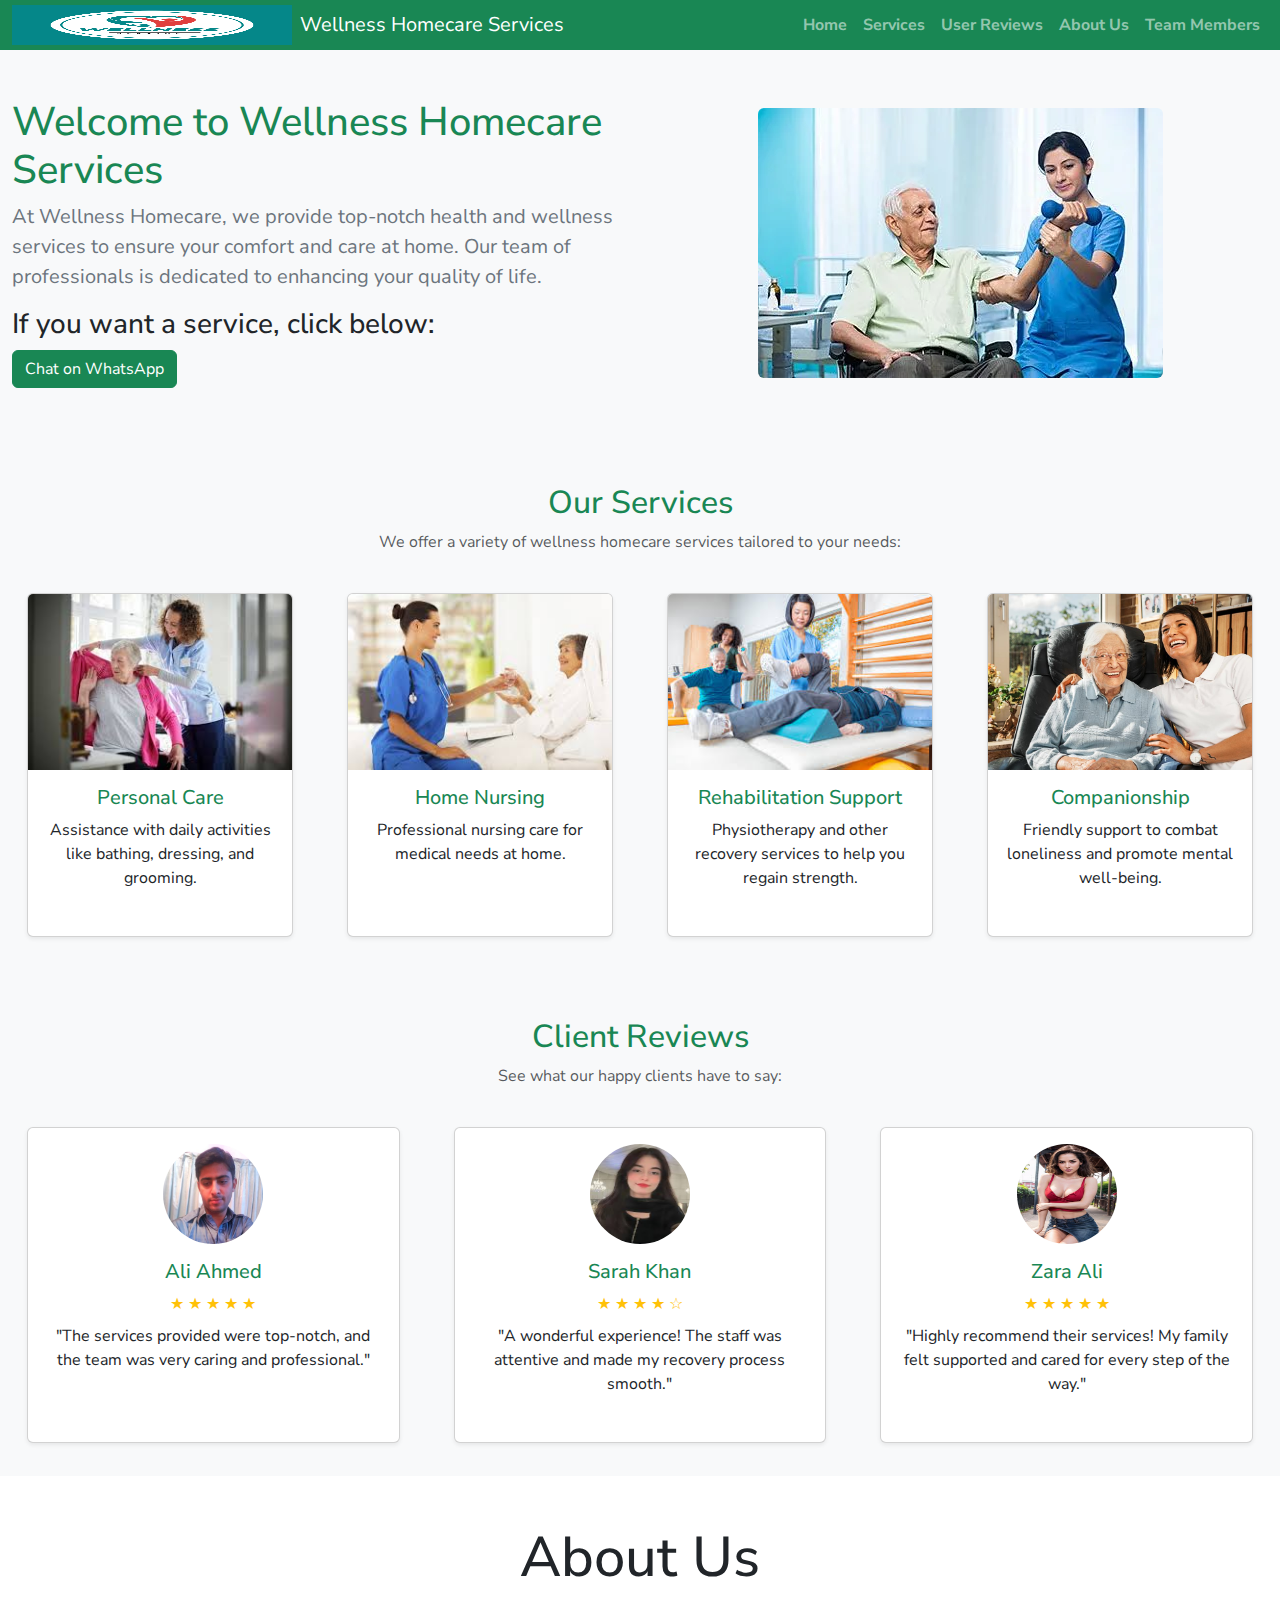
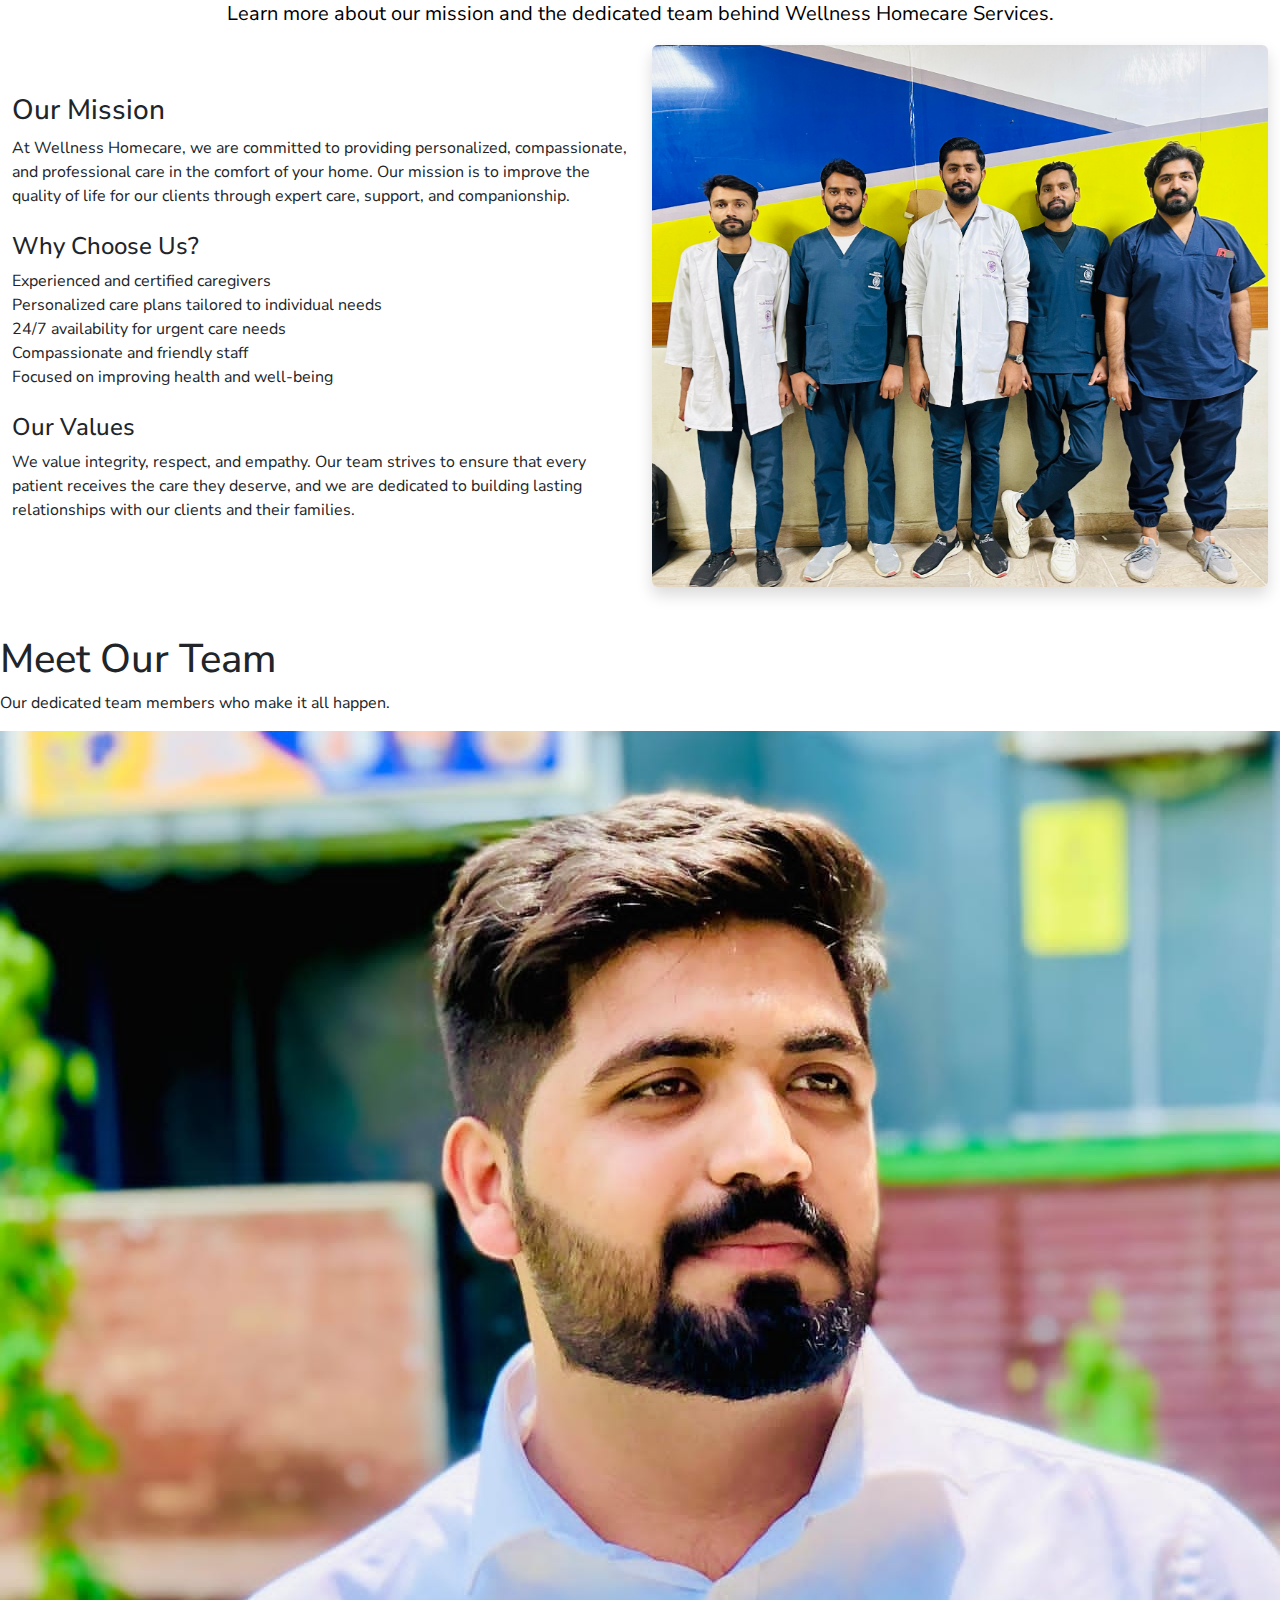
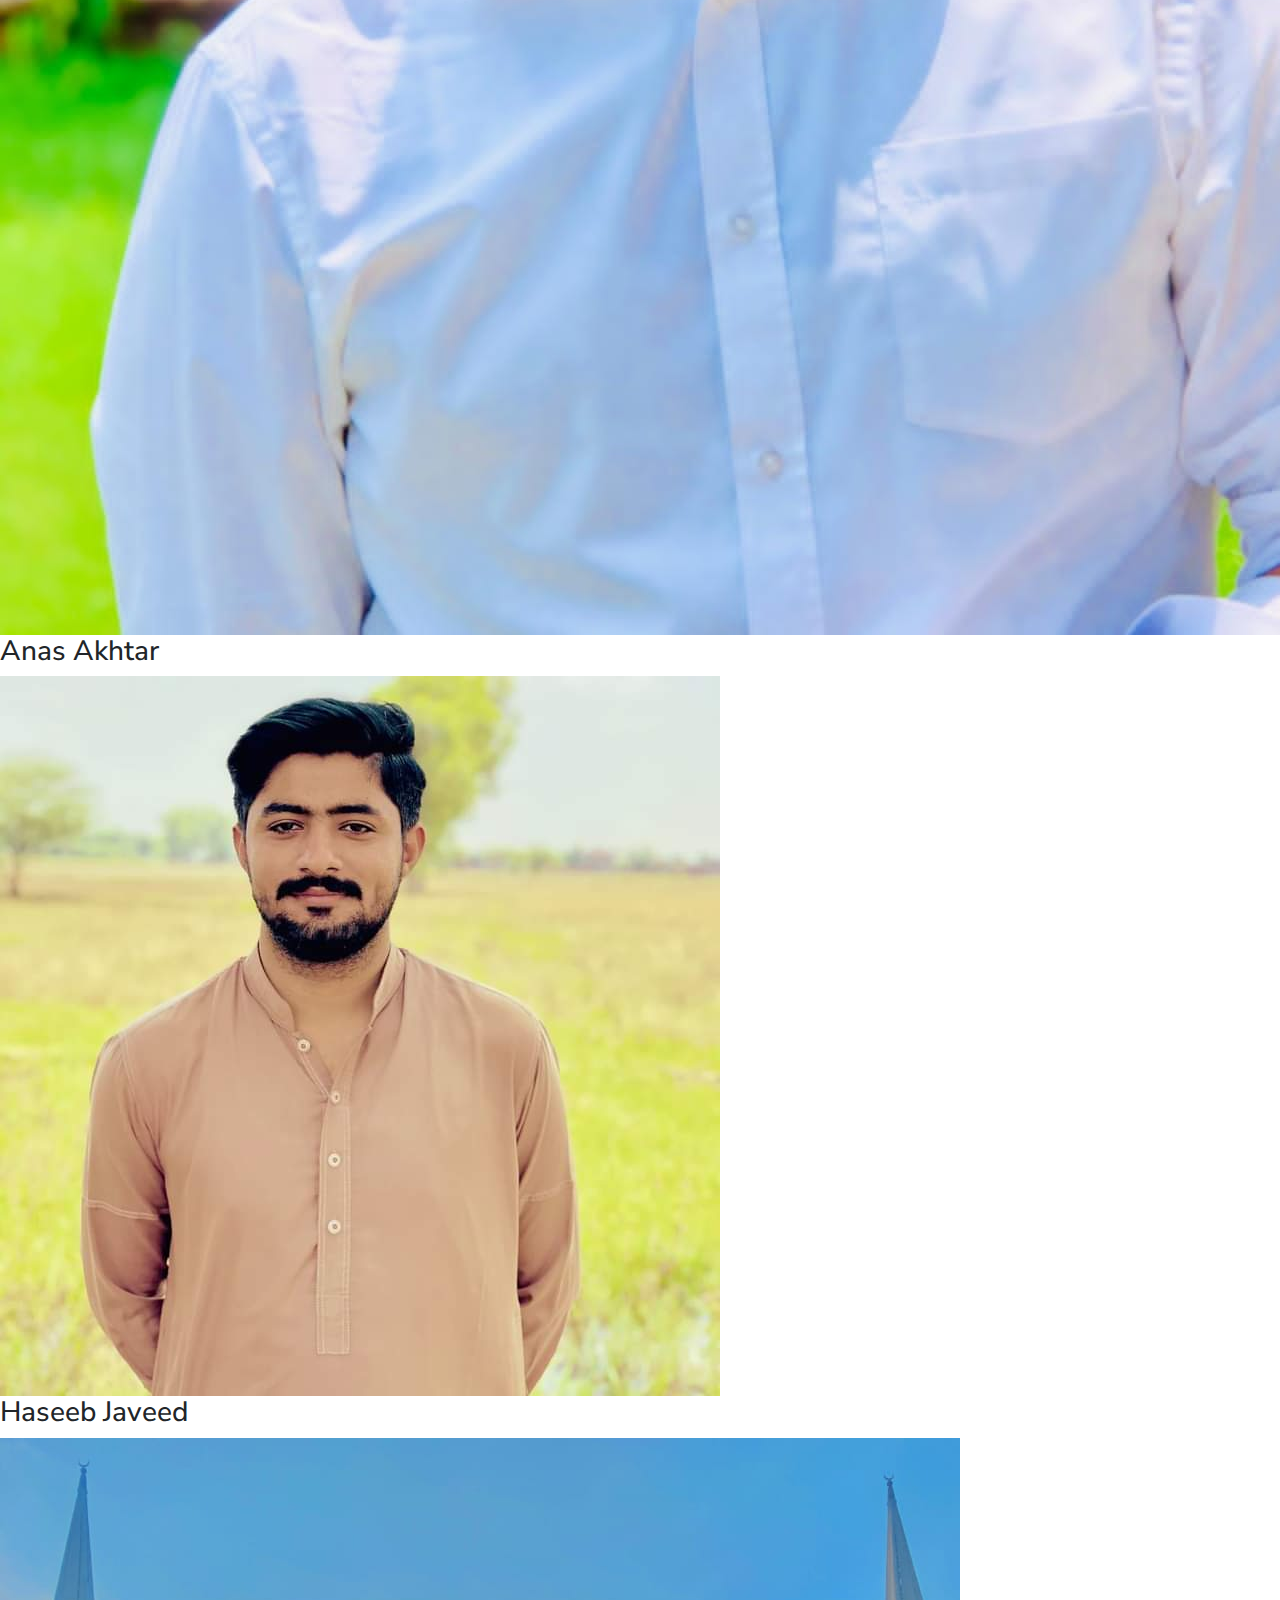
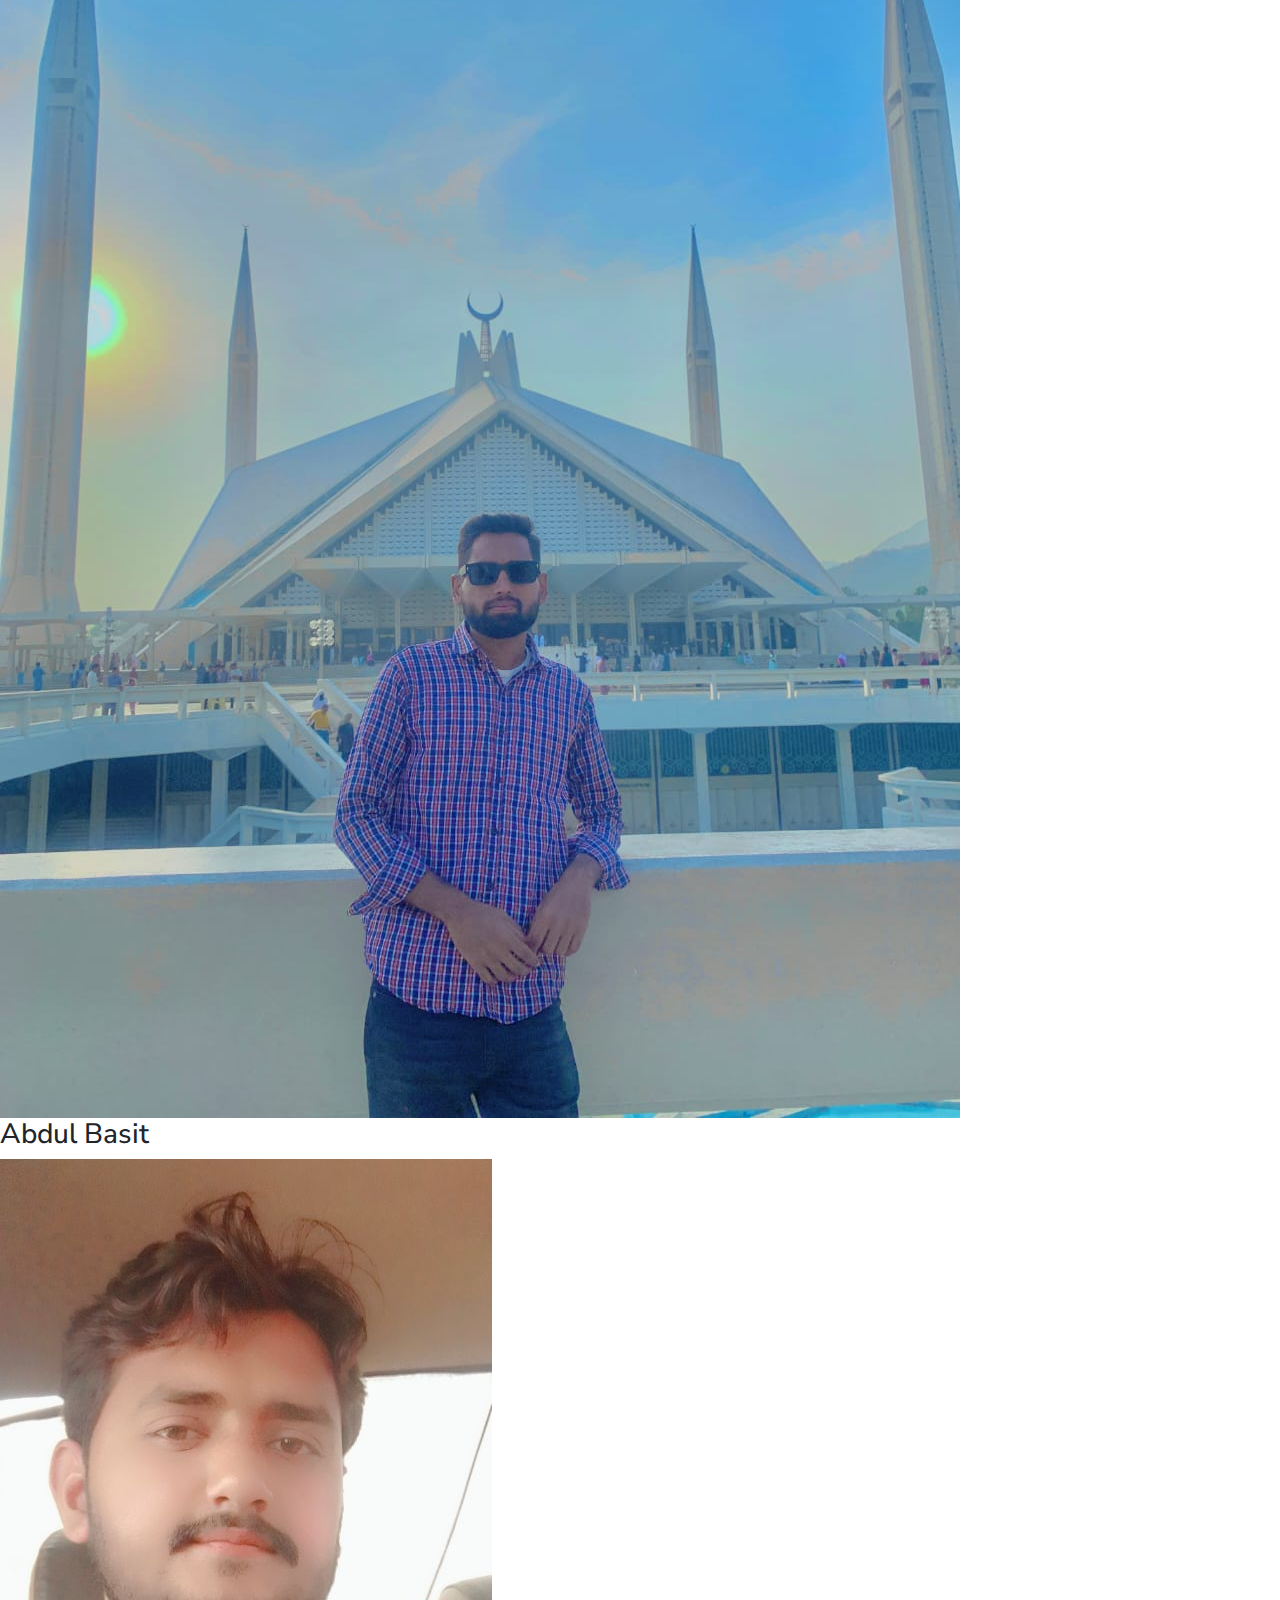
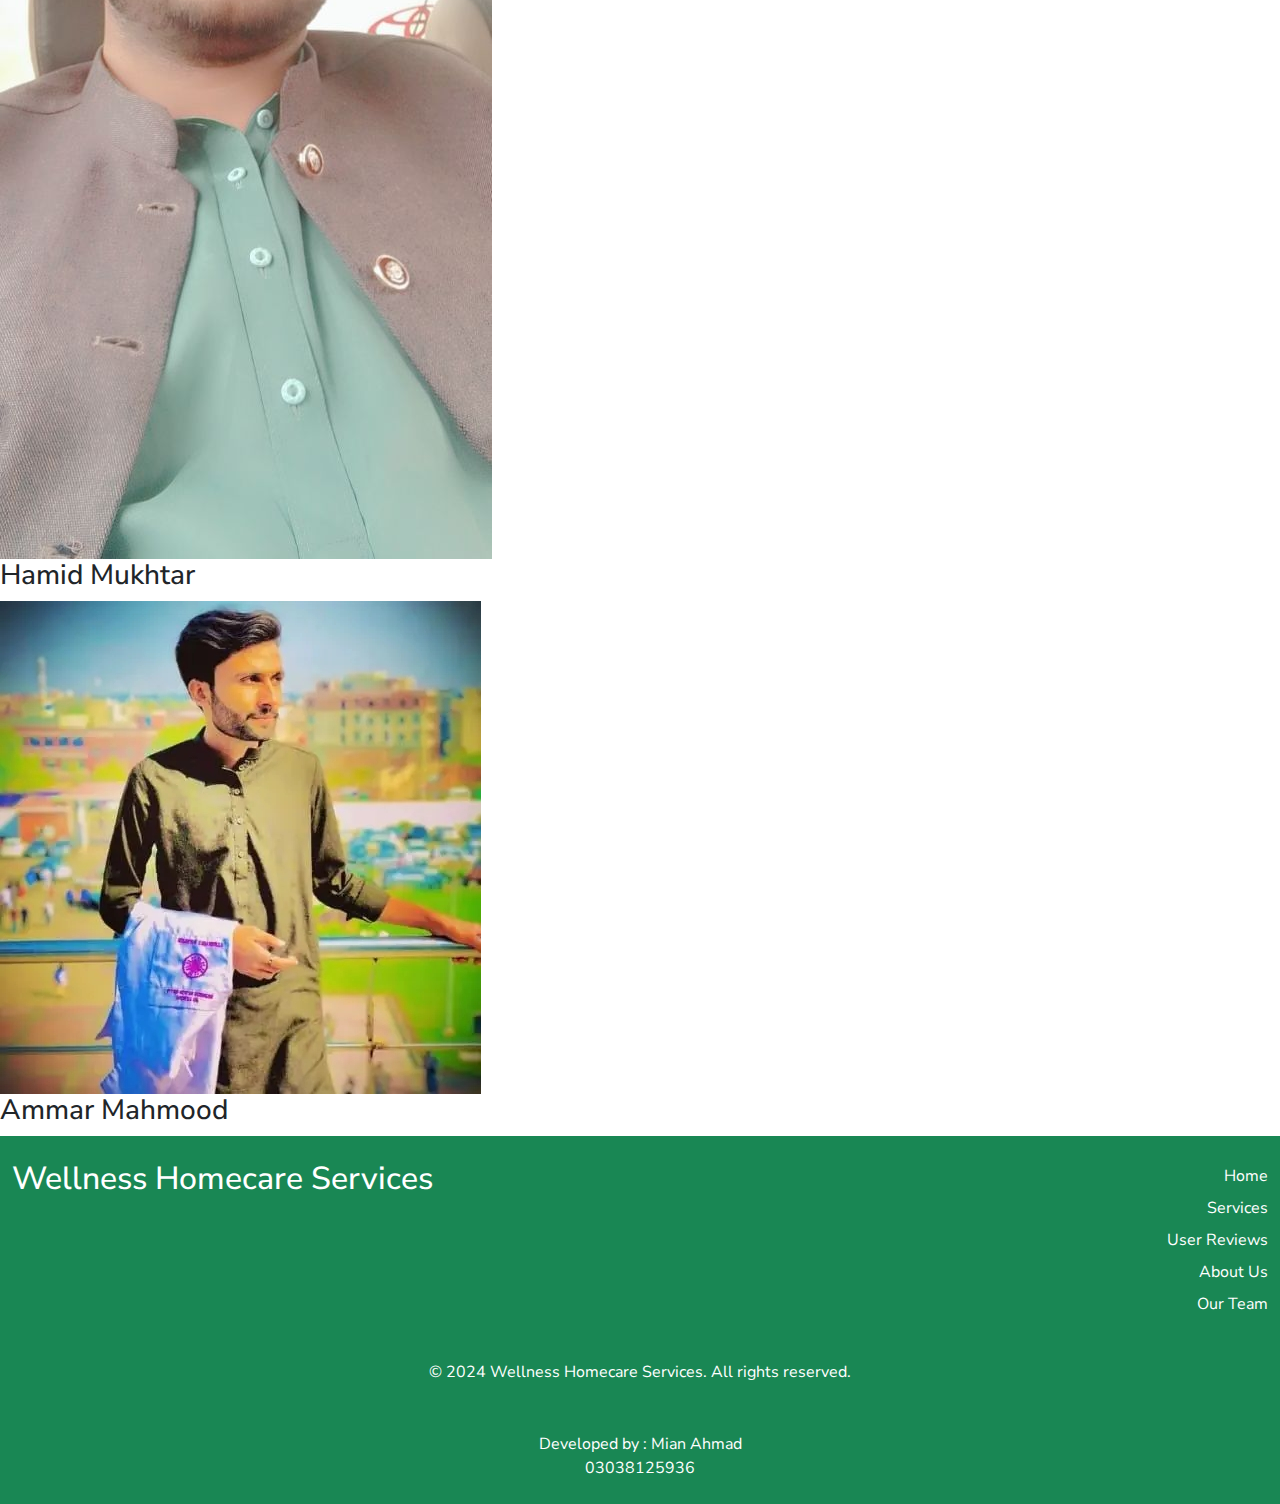
<file: index.html>
<!DOCTYPE html>
<html lang="en">
<head>
  <meta charset="UTF-8">
  <meta name="viewport" content="width=device-width, initial-scale=1.0">
  <title>Wellness Homecare</title>
  <!-- Bootstrap CSS -->
  <link href="https://cdn.jsdelivr.net/npm/bootstrap@5.3.0-alpha3/dist/css/bootstrap.min.css" rel="stylesheet">
  <link rel="stylesheet" href="style.css">
</head>
<body>
  <!-- Navbar -->
  <nav class="navbar navbar-expand-lg navbar-dark bg-success">
    <div class="container">
      <a class="navbar-brand d-flex align-items-center" href="#">
        <img src="WELLNESS (1).png" alt="Wellness Homecare Logo" height="40" class="me-2">
        <span>Wellness Homecare Services</span>
      </a>
      <button class="navbar-toggler ms-auto" type="button" data-bs-toggle="collapse" data-bs-target="#navbarNav" aria-controls="navbarNav" aria-expanded="false" aria-label="Toggle navigation">
        <span class="navbar-toggler-icon"></span>
      </button>
      <div class="collapse navbar-collapse" id="navbarNav">
        <ul class="navbar-nav ms-auto">
          <li class="nav-item"><a class="nav-link" href="#home">Home</a></li>
          <li class="nav-item"><a class="nav-link" href="#services">Services</a></li>
          <li class="nav-item"><a class="nav-link" href="#reviews">User Reviews</a></li>
          <li class="nav-item"><a class="nav-link" href="#about">About Us</a></li>
          <li class="nav-item"><a class="nav-link" href="#team">Team Members</a></li>
        </ul>
      </div>
    </div>
  </nav>
  

  <!-- Home Section -->
  <section id="home" class="bg-light py-5">
    <div class="container">
      <div class="row align-items-center">
        <div class="col-md-6">
          <h1 class="text-success">Welcome to Wellness Homecare Services</h1>
          <p class="lead text-secondary">
            At Wellness Homecare, we provide top-notch health and wellness services to ensure your comfort and care at home. 
            Our team of professionals is dedicated to enhancing your quality of life.
          </p>
          <h3>If you want a service, click below:</h3>
          <a href="https://wa.me/+923124489571" class="btn btn-success" target="_blank">Chat on WhatsApp</a>
        </div>
        <div class="col-md-6 text-center">
          <img src="web_banner_physio_new-405x270.png" alt="Wellness Homecare" class="img-fluid rounded">
        </div>
      </div>
    </div>
  </section>

  <!-- Services Section -->
<section id="services" class="py-5 bg-light">
  <div class="container">
    <div class="text-center mb-4">
      <h2 class="text-success">Our Services</h2>
      <p class="text-muted">We offer a variety of wellness homecare services tailored to your needs:</p>
    </div>
    <div class="row g-4">
      <!-- Service 1 -->
      <div class="col-md-3">
        <div class="card shadow-sm h-100 text-center">
          <img src="images.jpeg" class="card-img-top" alt="Personal Care">
          <div class="card-body">
            <h5 class="card-title text-success">Personal Care</h5>
            <p class="card-text">Assistance with daily activities like bathing, dressing, and grooming.</p>
          </div>
        </div>
      </div>
      <!-- Service 2 -->
      <div class="col-md-3">
        <div class="card shadow-sm h-100 text-center">
          <img src="images (1).jpeg" class="card-img-top" alt="Home Nursing">
          <div class="card-body">
            <h5 class="card-title text-success">Home Nursing</h5>
            <p class="card-text">Professional nursing care for medical needs at home.</p>
          </div>
        </div>
      </div>
      <!-- Service 3 -->
      <div class="col-md-3">
        <div class="card shadow-sm h-100 text-center">
          <img src="images (2).jpeg" class="card-img-top" alt="Rehabilitation Support">
          <div class="card-body">
            <h5 class="card-title text-success">Rehabilitation Support</h5>
            <p class="card-text">Physiotherapy and other recovery services to help you regain strength.</p>
          </div>
        </div>
      </div>
      <!-- Service 4 -->
      <div class="col-md-3">
        <div class="card shadow-sm h-100 text-center">
          <img src="benefits-of-companionship-for-seniors.jpg" class="card-img-top" alt="Companionship">
          <div class="card-body">
            <h5 class="card-title text-success">Companionship</h5>
            <p class="card-text">Friendly support to combat loneliness and promote mental well-being.</p>
          </div>
        </div>
      </div>
    </div>
  </div>
</section>


<!-- Review Section -->
<section id="reviews" class="py-5 bg-light">
  <div class="container">
    <div class="text-center mb-4">
      <h2 class="text-success">Client Reviews</h2>
      <p class="text-muted">See what our happy clients have to say:</p>
    </div>
    <div class="row g-4">
      <!-- Review 1 -->
      <div class="col-md-4">
        <div class="card shadow-sm h-100 text-center">
          <img src="mudasir.jpg" class="rounded-circle mx-auto mt-3" alt="Client 1" width="100" height="100">
          <div class="card-body">
            <h5 class="card-title text-success">Ali Ahmed</h5>
            <div class="mb-2 text-warning">
              <!-- Star Rating -->
              ★ ★ ★ ★ ★
            </div>
            <p class="card-text">
              "The services provided were top-notch, and the team was very caring and professional."
            </p>
          </div>
        </div>
      </div>
      <!-- Review 2 -->
      <div class="col-md-4">
        <div class="card shadow-sm h-100 text-center">
          <img src="images (4).jpeg" class="rounded-circle mx-auto mt-3" alt="Client 2" width="100" height="100">
          <div class="card-body">
            <h5 class="card-title text-success">Sarah Khan</h5>
            <div class="mb-2 text-warning">
              <!-- Star Rating -->
              ★ ★ ★ ★ ☆
            </div>
            <p class="card-text">
              "A wonderful experience! The staff was attentive and made my recovery process smooth."
            </p>
          </div>
        </div>
      </div>
      <!-- Review 3 -->
      <div class="col-md-4">
        <div class="card shadow-sm h-100 text-center">
          <img src="0a4720f5-1147-4c1b-af92-a8cad673e400.jpg" class="rounded-circle mx-auto mt-3" alt="Client 3" width="100" height="100">
          <div class="card-body">
            <h5 class="card-title text-success">Zara Ali</h5>
            <div class="mb-2 text-warning">
              <!-- Star Rating -->
              ★ ★ ★ ★ ★
            </div>
            <p class="card-text">
              "Highly recommend their services! My family felt supported and cared for every step of the way."
            </p>
          </div>
        </div>
      </div>
    </div>
  </div>
</section>


<section id="about" class="about-us-section py-5">
  <div class="container">
    <div class="about-us-heading text-center">
      <h1 class="display-4">About Us</h1>
      <p class="lead">Learn more about our mission and the dedicated team behind Wellness Homecare Services.</p>
    </div>

    <div class="row align-items-center">
      <!-- Left Column: About Text -->
      <div class="col-md-6">
        <div class="about-us-text">
          <h2 class="h3">Our Mission</h2>
          <p>At Wellness Homecare, we are committed to providing personalized, compassionate, and professional care in the comfort of your home. Our mission is to improve the quality of life for our clients through expert care, support, and companionship.</p>

          <h3 class="h4 mt-4">Why Choose Us?</h3>
          <ul class="list-unstyled">
            <li><i class="bi bi-check-circle"></i> Experienced and certified caregivers</li>
            <li><i class="bi bi-check-circle"></i> Personalized care plans tailored to individual needs</li>
            <li><i class="bi bi-check-circle"></i> 24/7 availability for urgent care needs</li>
            <li><i class="bi bi-check-circle"></i> Compassionate and friendly staff</li>
            <li><i class="bi bi-check-circle"></i> Focused on improving health and well-being</li>
          </ul>

          <h3 class="h4 mt-4">Our Values</h3>
          <p>We value integrity, respect, and empathy. Our team strives to ensure that every patient receives the care they deserve, and we are dedicated to building lasting relationships with our clients and their families.</p>
        </div>
      </div>

      <!-- Right Column: About Us Image -->
      <div class="col-md-6">
        <div class="about-us-image">
          <img src="WhatsApp Image 2024-12-04 at 10.35.09_5abf7a1c.jpg" alt="Wellness Homecare Team" class="img-fluid rounded shadow">
        </div>
      </div>
    </div>
  </div>
</section>


<section id="team" class="team-section">
  <div class="team-heading">
    <h1>Meet Our Team</h1>
    <p>Our dedicated team members who make it all happen.</p>
  </div>
  
  <div class="team-members">
    <div class="team-member-card">
      <img src="IMG-20241203-WA0016.jpg" alt="Anas Akhtar">
      <h3>Anas Akhtar</h3>
  
    </div>
    
    <div class="team-member-card">
      <img src="WhatsApp Image 2024-12-04 at 10.42.22_af34b3b2.jpg" alt="Haseeb Javeed">
      <h3>Haseeb Javeed</h3>
     
    </div>
    
    <div class="team-member-card">
      <img src="IMG-20241203-WA0015.jpg" alt="Abdul Basit">
      <h3>Abdul Basit</h3>
    
    </div>
    
    <div class="team-member-card">
      <img src="IMG-20241203-WA0017.jpg" alt="Hamid Mukhtar">
      <h3>Hamid Mukhtar</h3>
     
    </div>
    
    <div class="team-member-card">
      <img src="IMG-20241203-WA0018.jpg" alt="Ammar Mahmood">
      <h3>Ammar Mahmood</h3>
     
    </div>
  </div>
</section>


<footer class="bg-success text-white py-4">
  <div class="container">
    <div class="row">
      <!-- Website Name on the Left -->
      <div class="col-md-6">
        <h2 class="mb-3">Wellness Homecare Services</h2>
      </div>
  
      <!-- Footer Navigation Links on the Right -->
      <div class="col-md-6 text-md-end">
        <ul class="list-unstyled">
          <li><a href="#home" class="text-white text-decoration-none d-block py-1">Home</a></li>
          <li><a href="#services" class="text-white text-decoration-none d-block py-1">Services</a></li>
          <li><a href="#reviews" class="text-white text-decoration-none d-block py-1">User Reviews</a></li>
          <li><a href="#about" class="text-white text-decoration-none d-block py-1">About Us</a></li>
          <li><a href="#team" class="text-white text-decoration-none d-block py-1">Our Team</a></li>
        </ul>
      </div>
    </div>

    <!-- Footer Bottom -->
    <div class="text-center mt-4">
      <p class="mb-0">© 2024 Wellness Homecare Services. All rights reserved.</p>
      <br><br>
      <p class="mb-0">Developed by : Mian Ahmad</p>
      <p class="mb-0">03038125936</p> 
    </div>
  </div>
</footer>

  
  <!-- Include Bootstrap JS -->
  <script src="https://cdn.jsdelivr.net/npm/bootstrap@5.3.0-alpha3/dist/js/bootstrap.bundle.min.js"></script>
</body>
</html>
</file>
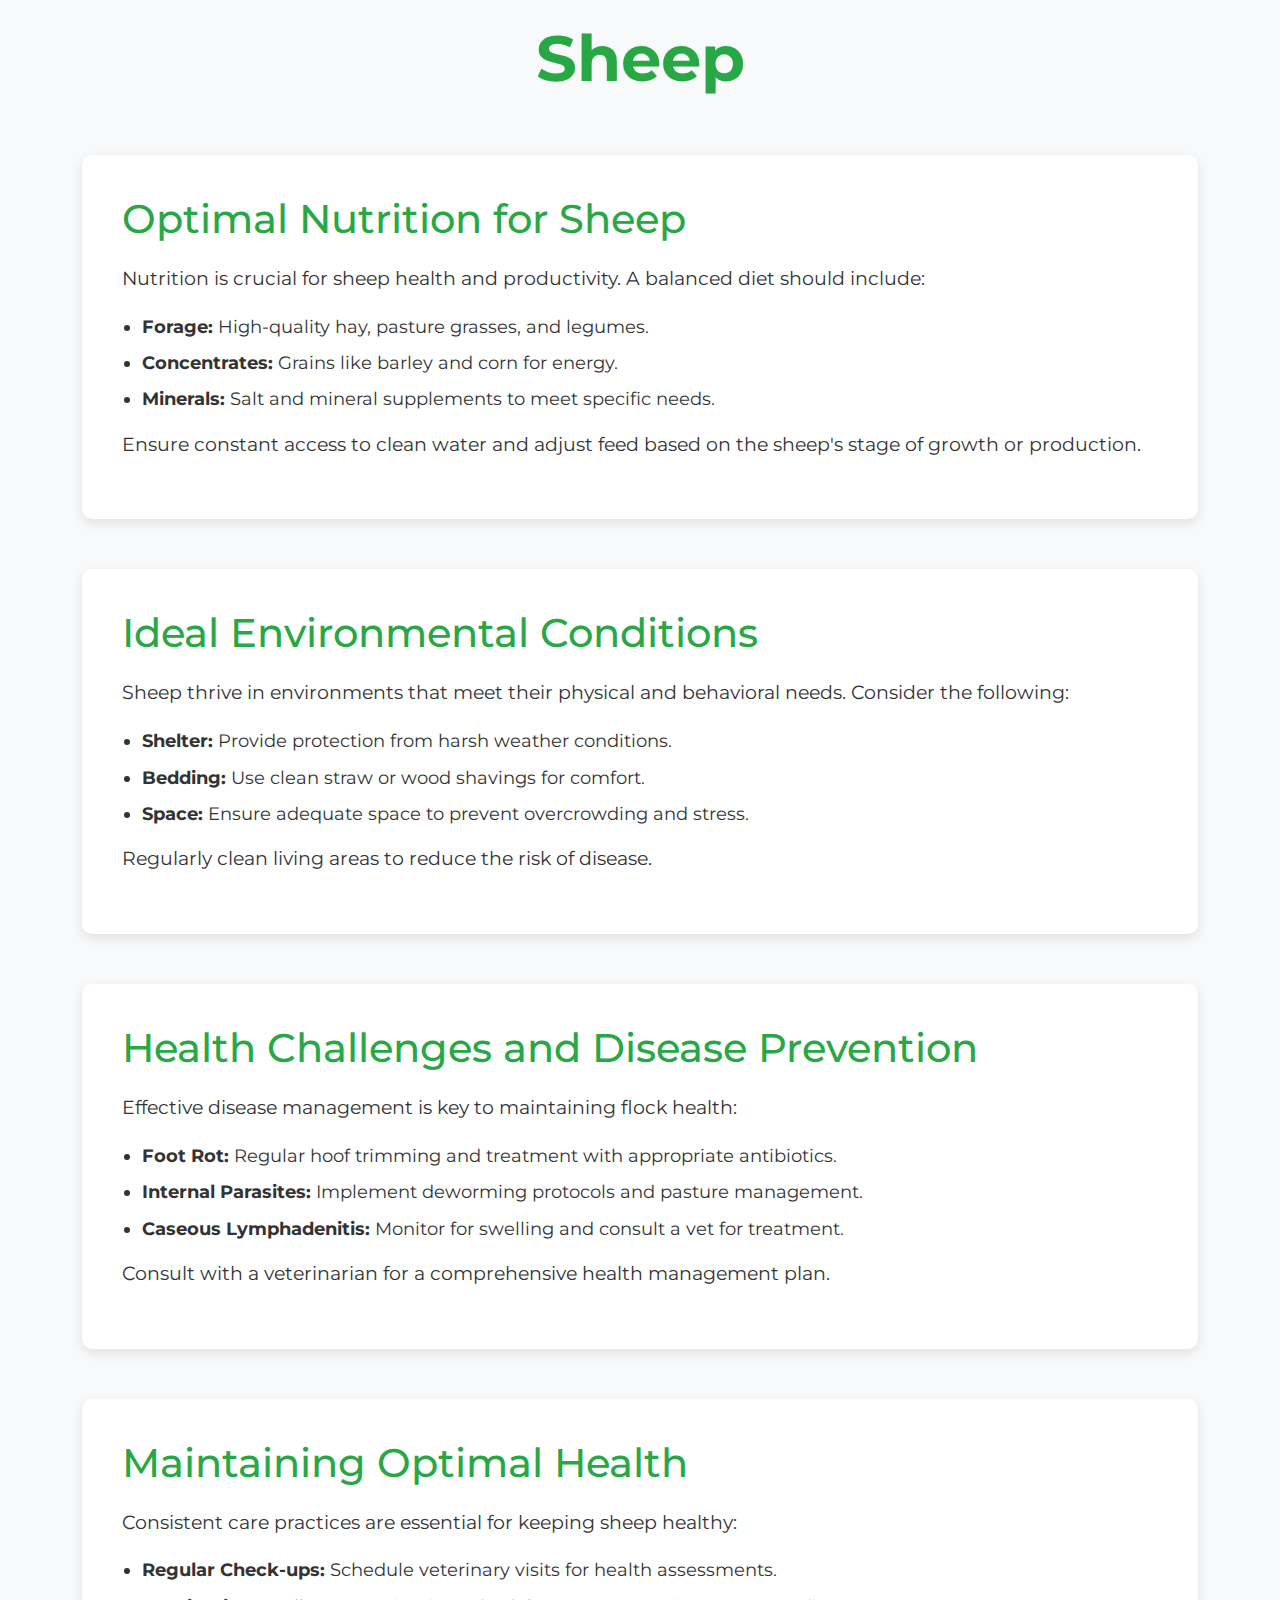
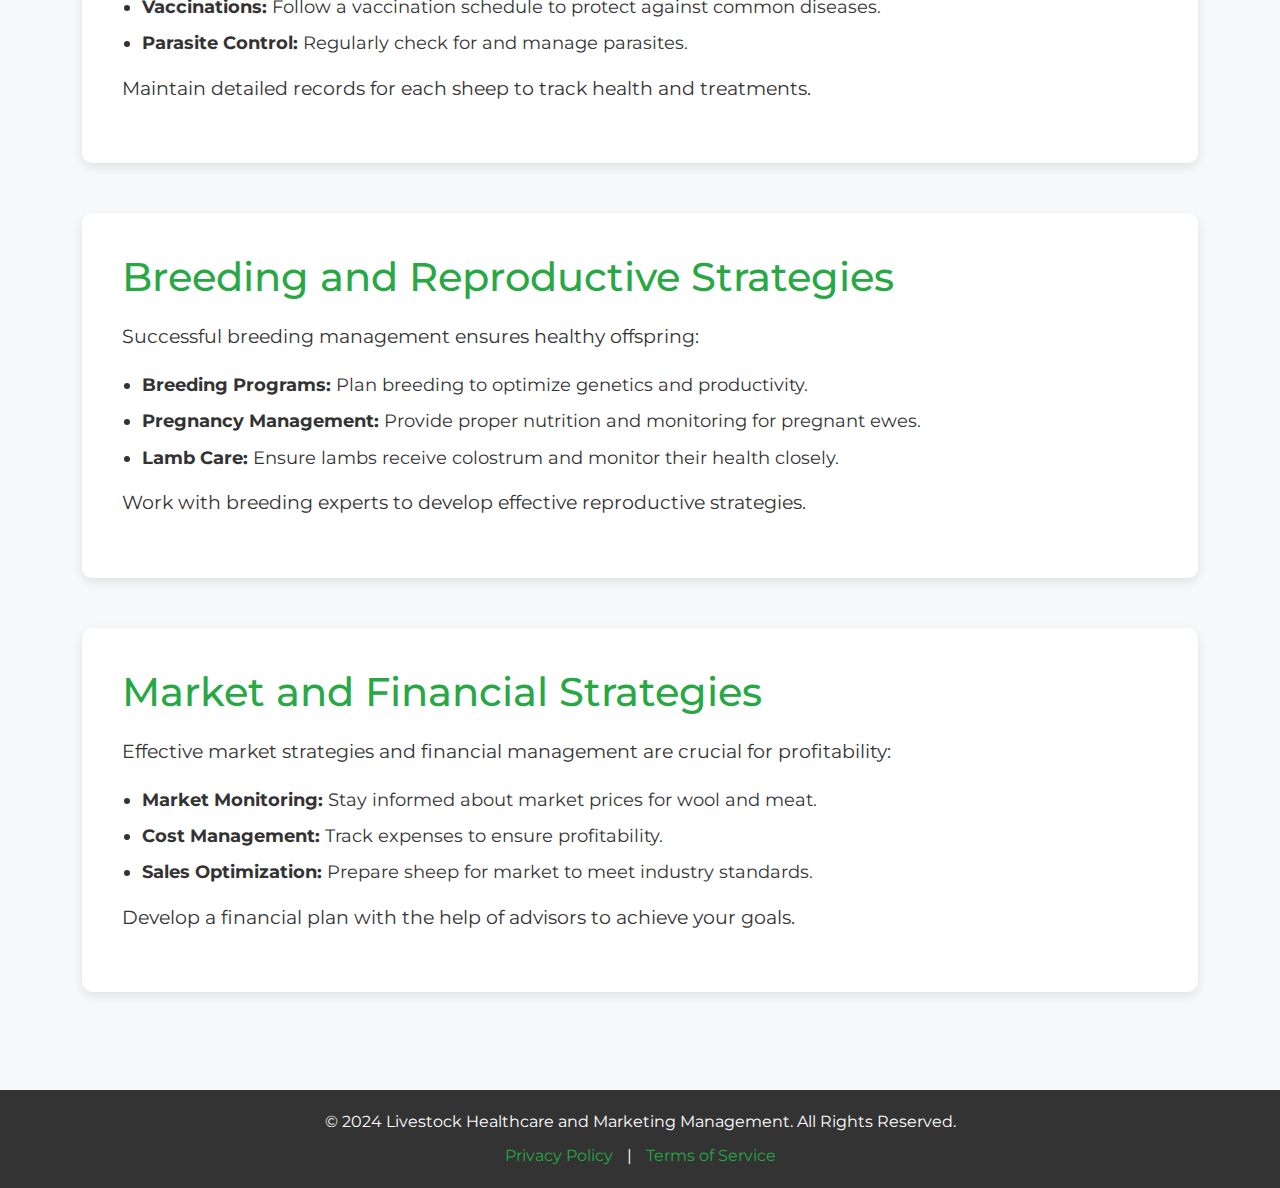
<file: sheep.html>
<!DOCTYPE html>
<html lang="en">

<head>
    <meta charset="UTF-8">
    <meta http-equiv="X-UA-Compatible" content="IE=edge">
    <meta name="viewport" content="width=device-width, initial-scale=1.0">
    <title>Sheep Care and Management</title>
    <link href="https://fonts.googleapis.com/css2?family=Montserrat:wght@300;400;500;700&display=swap" rel="stylesheet">
    <link href="https://cdn.jsdelivr.net/npm/bootstrap@5.3.0/dist/css/bootstrap.min.css" rel="stylesheet">
    <style>
        body,
        html {
            margin: 0;
            padding: 0;
            font-family: 'Montserrat', sans-serif;
            color: #333;
            background-color: #f8f9fa;
        }
        .hero-text h1 {
            font-size: 4rem;
            margin-bottom: 10px;
            margin-top: 20px;
            text-align: center;
            color: #28a745;
            font-weight: bold;
        }
       
        .info-section {
            margin-bottom: 50px;
        }

        .info-container {
            background-color: white;
            padding: 40px;
            border-radius: 10px;
            box-shadow: 0 4px 12px rgba(0, 0, 0, 0.1);
            max-width: 1200px;
            margin: 0 auto;
            text-align: left;
        }

        .info-container h2 {
            font-size: 2.5rem;
            margin-bottom: 20px;
            color: #28a745;
        }

        .info-container p {
            font-size: 1.2rem;
            line-height: 1.6;
            margin-bottom: 20px;
        }

        .info-container ul {
            list-style-type: disc;
            padding-left: 20px;
        }

        .info-container ul li {
            margin-bottom: 10px;
            font-size: 1.1rem;
        }

        .footer {
            background-color: #333;
            color: white;
            padding: 20px;
            text-align: center;
        }

        .footer-content p {
            margin: 0;
        }

        .footer-content nav {
            margin-top: 10px;
        }

        .footer-content a {
            color: #28a745;
            text-decoration: none;
            margin: 0 10px;
        }

        .footer-content a:hover {
            text-decoration: underline;
        }
    </style>
</head>

<body>

   
    <header>
        <div class="hero-text">
            <h1>Sheep</h1>
           
    </div>
</header>


    <!-- Main Content -->
    <main class="container py-5">

        <!-- Nutritional Requirements -->
        <section class="info-section">
            <div class="info-container">
                <h2>Optimal Nutrition for Sheep</h2>
                <p>Nutrition is crucial for sheep health and productivity. A balanced diet should include:</p>
                <ul>
                    <li><strong>Forage:</strong> High-quality hay, pasture grasses, and legumes.</li>
                    <li><strong>Concentrates:</strong> Grains like barley and corn for energy.</li>
                    <li><strong>Minerals:</strong> Salt and mineral supplements to meet specific needs.</li>
                </ul>
                <p>Ensure constant access to clean water and adjust feed based on the sheep's stage of growth or production.</p>
            </div>
        </section>

        <!-- Environmental Needs -->
        <section class="info-section">
            <div class="info-container">
                <h2>Ideal Environmental Conditions</h2>
                <p>Sheep thrive in environments that meet their physical and behavioral needs. Consider the following:</p>
                <ul>
                    <li><strong>Shelter:</strong> Provide protection from harsh weather conditions.</li>
                    <li><strong>Bedding:</strong> Use clean straw or wood shavings for comfort.</li>
                    <li><strong>Space:</strong> Ensure adequate space to prevent overcrowding and stress.</li>
                </ul>
                <p>Regularly clean living areas to reduce the risk of disease.</p>
            </div>
        </section>

        <!-- Common Diseases and Prevention -->
        <section class="info-section">
            <div class="info-container">
                <h2>Health Challenges and Disease Prevention</h2>
                <p>Effective disease management is key to maintaining flock health:</p>
                <ul>
                    <li><strong>Foot Rot:</strong> Regular hoof trimming and treatment with appropriate antibiotics.</li>
                    <li><strong>Internal Parasites:</strong> Implement deworming protocols and pasture management.</li>
                    <li><strong>Caseous Lymphadenitis:</strong> Monitor for swelling and consult a vet for treatment.</li>
                </ul>
                <p>Consult with a veterinarian for a comprehensive health management plan.</p>
            </div>
        </section>

        <!-- Health Maintenance and Best Practices -->
        <section class="info-section">
            <div class="info-container">
                <h2>Maintaining Optimal Health</h2>
                <p>Consistent care practices are essential for keeping sheep healthy:</p>
                <ul>
                    <li><strong>Regular Check-ups:</strong> Schedule veterinary visits for health assessments.</li>
                    <li><strong>Vaccinations:</strong> Follow a vaccination schedule to protect against common diseases.</li>
                    <li><strong>Parasite Control:</strong> Regularly check for and manage parasites.</li>
                </ul>
                <p>Maintain detailed records for each sheep to track health and treatments.</p>
            </div>
        </section>

        <!-- Breeding and Reproductive Health -->
        <section class="info-section">
            <div class="info-container">
                <h2>Breeding and Reproductive Strategies</h2>
                <p>Successful breeding management ensures healthy offspring:</p>
                <ul>
                    <li><strong>Breeding Programs:</strong> Plan breeding to optimize genetics and productivity.</li>
                    <li><strong>Pregnancy Management:</strong> Provide proper nutrition and monitoring for pregnant ewes.</li>
                    <li><strong>Lamb Care:</strong> Ensure lambs receive colostrum and monitor their health closely.</li>
                </ul>
                <p>Work with breeding experts to develop effective reproductive strategies.</p>
            </div>
        </section>

        <!-- Market Insights and Financial Management -->
        <section class="info-section">
            <div class="info-container">
                <h2>Market and Financial Strategies</h2>
                <p>Effective market strategies and financial management are crucial for profitability:</p>
                <ul>
                    <li><strong>Market Monitoring:</strong> Stay informed about market prices for wool and meat.</li>
                    <li><strong>Cost Management:</strong> Track expenses to ensure profitability.</li>
                    <li><strong>Sales Optimization:</strong> Prepare sheep for market to meet industry standards.</li>
                </ul>
                <p>Develop a financial plan with the help of advisors to achieve your goals.</p>
            </div>
        </section>

    </main>

    <!-- Footer -->
    <footer class="footer">
        <div class="footer-content">
            <p>&copy; 2024 Livestock Healthcare and Marketing Management. All Rights Reserved.</p>
            <nav>
                <a href="privacy-policy.html">Privacy Policy</a> |
                <a href="terms-of-service.html">Terms of Service</a>
            </nav>
        </div>
    </footer>

    <script src="https://cdn.jsdelivr.net/npm/bootstrap@5.3.0/dist/js/bootstrap.bundle.min.js"></script>
</body>

</html>
</file>
<file: style.css>
@import url('https://fonts.googleapis.com/css2?family=Anton+SC&display=swap');
@import url('https://fonts.googleapis.com/css2?family=Playwrite+IT+Moderna:wght@100..400&family=Playwrite+MX:wght@100..400&display=swap');
@import url('https://fonts.googleapis.com/css2?family=Playwrite+MX:wght@100..400&display=swap');
@import url('https://fonts.googleapis.com/css2?family=Nunito+Sans:ital,opsz,wght@0,6..12,200..1000;1,6..12,200..1000&display=swap');
 *{
  padding: 0;
  margin-bottom:0;

 }       
  body{
    margin: 0;
    padding: 0;
    font-family: "Nunito Sans", sans-serif;
  }
    .hero-section {
        /* padding: 50px 0;
        text-align: center;
        background-color: rgb(223, 186, 138) !important;
        max-width: 100%;
        height: 530px;
        position: relative; */
        /* background-image: url('./home.png.jpg');
        background-size: cover; /* adjust the size of the image */
        /* background-position: center; adjust the position of the image */
        /* background-repeat: no-repeat; */
        /* filter: blur(2px); */ 
        
          padding: 50px 0;
          text-align: center;
          background-color: rgb(223, 186, 138) !important;
          max-width: 100%;
          height: 570px;
          position: relative;
          background-image: url('./bg2.jpg');
          background-size: cover;
          background-position: center;
          background-repeat: no-repeat;
          position: relative;
        overflow: hidden;
        opacity: 0.9;
    }
    
.hero-section::before {
    content: "";
    position: absolute;
    top: 0;
    left: 0;
    width: 100%;
    height: 100%;
    background-image: url('./bg2.jpg');
    background-size: cover;
    background-position: center;
    background-repeat: no-repeat;
    display: block; /* Add this line */
    filter: blur(0.3px);
    z-index: -1;
}
  /* content: "";
  position: absolute;
  top: 0;
  left: 0;
  width: 100%;
  height: 100%;
  background-image: url('./home.png.jpg');
  background-size: cover;
  background-position: center;
  background-repeat: no-repeat; */
  /* filter: blur(5px); */
  /* z-index: -1; */

    .hero-section .btn {
        font-size: 1.25rem;
    }
    .services-section {
      max-width: 100%;
        padding: 50px ;
        text-align: center;
        /* background-color: rgb(255, 255, 255); */
    }
    .card {
        margin: 15px;
    }
    
    
.logo{
  border-radius: 50%;
}
.nav-link:hover{
color:red;
}
.display-4{
  font-weight: 500;
  /* color: rgb(255, 255, 255); */
}
.lead{
  color: rgb(255, 255, 255);
  font-weight: 400;
} 
.h1{
  text-align: left;
  padding-left: 17px;
}

/* .mybtn {
	padding: 12px 24px;
	color: black;
	transition: transform 0.15s;
	cursor: pointer;
	position: relative;
	z-index: 1;
  margin-left: 100px;
  padding: 2px;
  border: none;
  border-radius: 9px;
  font-size: 30PX;
}

.mybtn::after {
	content: '';
    background-color: white;
    transition: transform 0.15s;
    border-radius: 7px;
    position: absolute;
    inset: 0;
    z-index: -1;
}

.mybtn:hover::after {
	transform: scale(1.1);
} */

/* .mybtn{
  
  padding: 2px;
  background-color: hsl(222, 100%, 95%);
  color: hsl(243, 80%, 62%);
  position: relative;
  border-radius: 9px;
  overflow: hidden;
  z-index: 1;
  outline: none;
  border: none;
  background-color: white;
  color: red;
  margin-left: 95px;
  padding: -1px;
  width: 13%;
  font-size: 30px;
  text-align: center;
  justify-content: left;
}

.mybtn span {
  z-index: 1;
  position: relative;
}

.mybtn::before {
  content: '';
  position: absolute;
  top: 50%;
  left: 50%;
  width: 140px;
  height: 140px;
  border-radius: 50%;
  transform: translate3d(-50%,-50%,0) scale3d(0,0,0);
  transition: opacity .4s cubic-bezier(.19,1,.22,1),transform .75s cubic-bezier(.19,1,.22,1);
  background-color: hsl(243, 80%, 62%);
  opacity: 0;
}

.mybtn:hover span {
  color: hsl(222, 100%, 95%);
}

.mybtn:hover::before {
  opacity: 1;
  transition-duration: .85s;
  transform: translate3d(-50%,-50%,0) scale3d(1.2,1.2,1.2);
} */

.btn-browse {
  background-color: #ffffff; /* Yellow color */
  color: #0a0a0a; /* Dark green text */
  padding: 0.35rem ;
  text-decoration: none;
  font-size: 1.2rem;
  border-radius: 5px;
  transition: background-color 0.3s ease;
  margin-left: 120px;
  margin-top:50px ;
}

.btn-browse:hover {
  background-color: #ff0000; /* Slightly lighter yellow on hover */
}

/* 2nd btn  */

.browser-listing-btn {
  background-color: #3498db;
  color: white;
  border: 2px solid transparent;
  padding: 12px 24px;
  font-size: 16px;
  font-weight: bold;
  cursor: pointer;
  transition: background-color 0.4s ease, border-color 0.4s ease, transform 0.3s ease;
  border-radius: 9px;
  position: relative;
  overflow: hidden;
  margin-left: 110px;
}

.browser-listing-btn::before {
  content: '';
  position: absolute;
  top: 0;
  left: 50%;
  width: 300%;
  height: 100%;
  background-color: rgba(255, 255, 255, 0.3);
  transition: all 0.5s ease;
  transform: translateX(-50%) scaleX(0);
  transform-origin: center;
}

.browser-listing-btn:hover {
  background-color: #2980b9;
  border-color: #fff;
  transform: translateY(-5px);
}

.browser-listing-btn:hover::before {
  transform: translateX(-50%) scaleX(1);
}

 

.mycontainer{
  margin-top: -8px;
}
.head{
  padding-top: 50px;
  color: white;
}
/* footer  */



/* seller  */

.seller-section .card {
  border: none;
  transition: transform 0.3s ease-in-out;
}

.seller-section .card:hover {
  transform: translateY(-10px);
}

.seller-section .card-img-top {
  border: 2px solid #28a745;
}

.seller-section .rating {
  font-size: 1.2em;
}

.seller-section h3 {
  font-size: 2em;
  margin-bottom: 10px;
}

.seller-section p.lead {
  font-size: 1.2em;
}
.lead{
  color: black;
}

/* feature animals  */
.container{
  max-width: 100%;
}
.animal-carousel {
  position: relative;
  overflow: hidden;
  background-color: #f8f9fa; /* Light background color */
  padding: 40px 0;
}
.carousel-heading {
  text-align: center;
  margin-bottom: 30px;
  font-size: 2rem;
  font-weight: bold;
}
.animal-container {
  display: flex;
  overflow-x: scroll; /* Still allow scrolling */
  scroll-behavior: smooth;
  padding: 0 20px;
  scrollbar-width: none; /* For Firefox */
  -ms-overflow-style: none; /* For Internet Explorer and Edge */
}
.animal-container::-webkit-scrollbar {
  display: none; /* For Chrome, Safari, and Opera */
}
.animal-item {
  flex: 0 0 auto;
  text-align: center;
  margin: 0 15px;
  border: 2px solid #dee2e6;
  border-radius: 8px;
  background-color: #ffffff;
  box-shadow: 0 4px 8px rgba(0, 0, 0, 0.1);
  padding: 10px;
  width: 200px; /* Adjust width as needed */
}
.animal-item img {
  width: 100%; /* Full width of the box */
  height: auto;
  border-radius: 8px;
}
.animal-item p {
  margin-top: 10px;
  font-size: 1rem;
  font-weight: 600;
}
.arrow {
  position: absolute;
  top: 50%;
  transform: translateY(-50%);
  background-color: rgba(255, 255, 255, 0.8);
  border: none;
  font-size: 24px;
  cursor: pointer;
  padding: 10px;
  z-index: 2;
  transition: background-color 0.3s;
}
.left-arrow {
  left: 10px;
}
.right-arrow {
  right: 10px;
}
.arrow:hover {
  background-color: rgba(255, 255, 255, 1);
}


/* 2nd footer  */

.footer {
  background-color: #343a40;
  color: #fff;
  padding: 40px 0;
}
.footer a {
  color: #ddd;
  text-decoration: none;
}
.footer a:hover {
  color: #fff;
}
.footer .description {
  margin-bottom: 20px;
}
.footer .description h4 {
  font-size: 1.5rem;
}
.footer .description p {
  font-size: 0.9rem;
}
.footer .links {
  margin-bottom: 20px;
}
.footer .social-icons a {
  color: #fff;
  margin-right: 15px;
}
.footer .social-icons a:hover {
  color: #ddd;
}


/* last line  */

.fo{
  text-align: center;
  justify-content: center;
  background-color: rgb(255, 255, 255);
  /* margin-top: 20px; */
}
.copyright{
  margin-bottom: 0rem;
}
.h1{
  color: white;
}
.me-2{
  width: 280px;
}
.btn-outline-success{
  height: 40px;
  width: 65px;
  padding: 5px;
  background-color: white;
  border: none;
}
.container-fluid{
  background-color: #9BEC00;
  margin: 0px ;
}
.navbar{
  padding: 0px;
}
.link{
  text-decoration: none;
  color: white;
}
.nav-link{
  font-weight: bold;
  }
  .join{
    margin-bottom: 1rem;
  }

/* .nav-link{
  font-size: 1.25rem ;
} */
/* form  */



/* .form-container {
  display: none;
  position: fixed;
  top: 50%;
  left: 50%;
  transform: translate(-50%, -50%);
  width: 400px;
  background-color: white;
  box-shadow: 0 0 20px rgba(0, 0, 0, 0.2);
  padding: 30px;
  border-radius: 10px;
  z-index: 1000;
  transition: all 0.4s ease;
}
.form-container.active {
  display: block;
}
.form-container h3 {
  margin-bottom: 20px;
  text-align: center;
}
.form-toggle {
  text-align: center;
  margin-top: 20px;
}
.form-toggle button {
  background-color: #3498db;
  color: white;
  padding: 10px 20px;
  border: none;
  border-radius: 5px;
  cursor: pointer;
  transition: background-color 0.3s ease;
}
.form-toggle button:hover {
  background-color: #2980b9;
}
.backdrop {
  display: none;
  position: fixed;
  top: 0;
  left: 0;
  width: 100%;
  height: 100%;
  background: rgba(0, 0, 0, 0.5);
  z-index: 500;
}
.backdrop.active {
  display: block;
} */

/* form 3  */
 /* seller registration file  */
 .container-fluid {
  background-color: white;
 }
</file>
